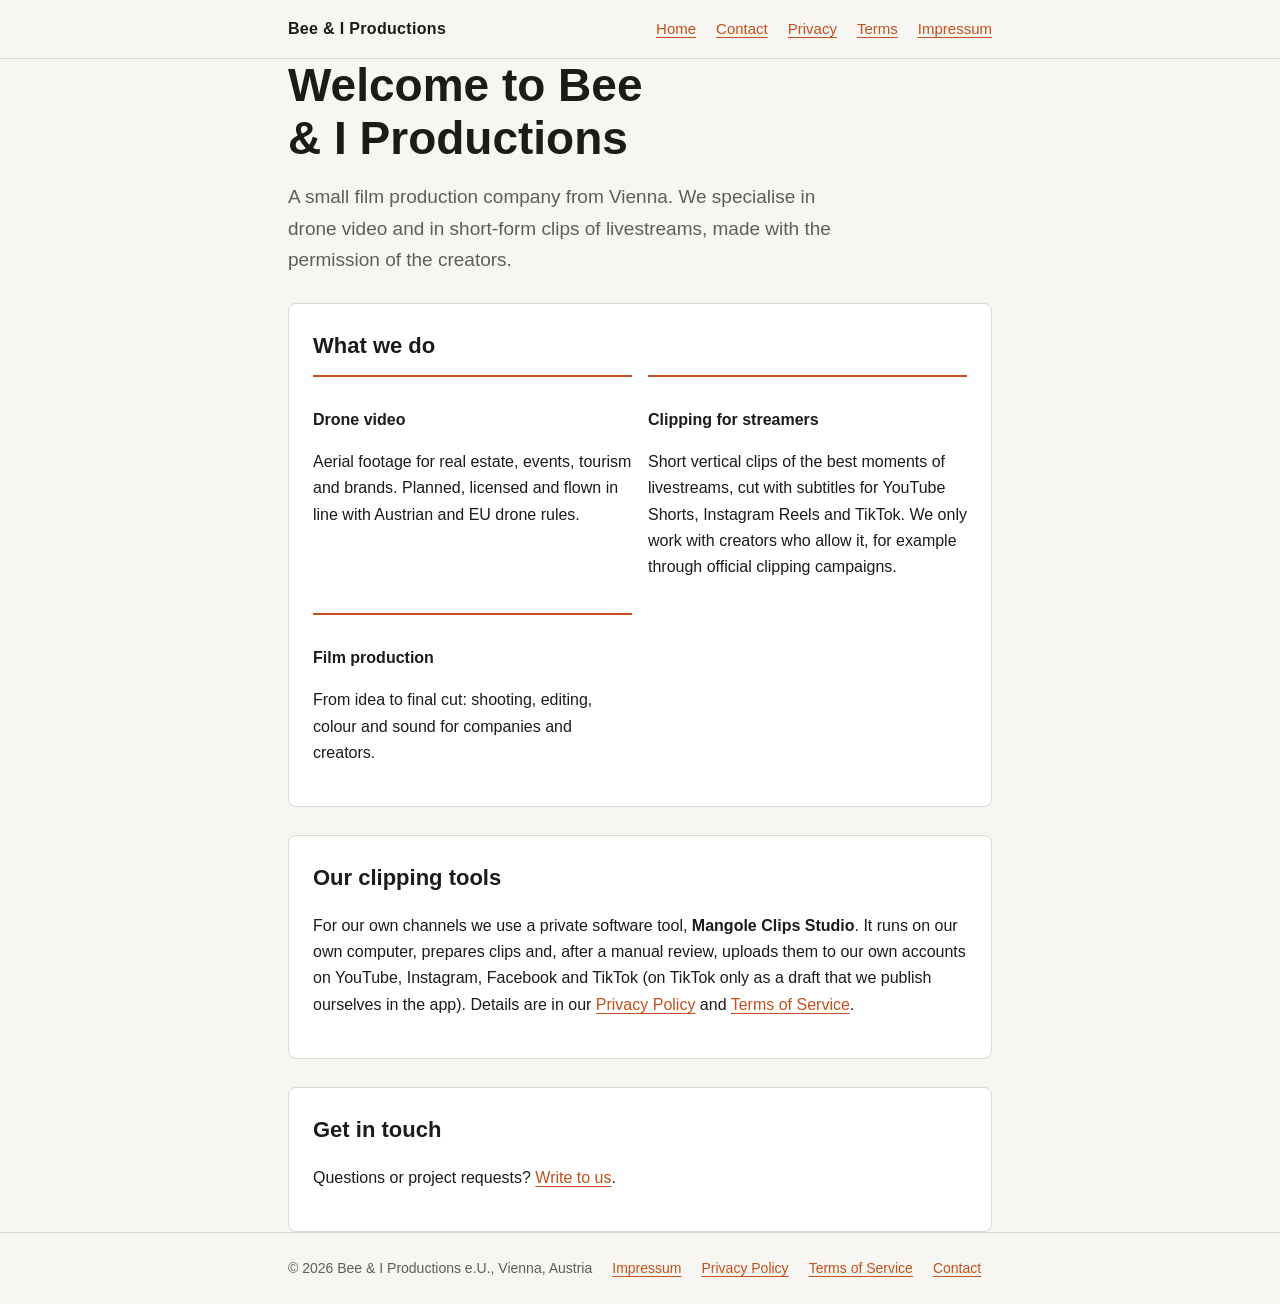
<file: index.html>
<!doctype html>
<html lang="en"><head><meta charset="utf-8"><meta name="viewport" content="width=device-width,initial-scale=1">
<title>Bee & I Productions</title><meta name="description" content="Bee & I Productions: drone video, streamer clipping and film production from Vienna."><link rel="stylesheet" href="/style.css"></head><body>
<header class="top"><div class="wrap"><a class="logo" href="/">Bee &amp; I Productions</a><nav aria-label="Main"><a href="/">Home</a><a href="/contact.html">Contact</a><a href="/privacy.html">Privacy</a><a href="/terms.html">Terms</a><a href="/impressum.html">Impressum</a></nav></div></header>
<main class="wrap">
<div><h1>Welcome to Bee &amp; I Productions</h1><p class="lead">A small film production company from Vienna. We specialise in drone video and in short-form clips of livestreams, made with the permission of the creators.</p></div>
<section><h2>What we do</h2><div class="grid">
<div><h3>Drone video</h3><p>Aerial footage for real estate, events, tourism and brands. Planned, licensed and flown in line with Austrian and EU drone rules.</p></div>
<div><h3>Clipping for streamers</h3><p>Short vertical clips of the best moments of livestreams, cut with subtitles for YouTube Shorts, Instagram Reels and TikTok. We only work with creators who allow it, for example through official clipping campaigns.</p></div>
<div><h3>Film production</h3><p>From idea to final cut: shooting, editing, colour and sound for companies and creators.</p></div></div></section>
<section><h2>Our clipping tools</h2><p>For our own channels we use a private software tool, <strong>Mangole Clips Studio</strong>. It runs on our own computer, prepares clips and, after a manual review, uploads them to our own accounts on YouTube, Instagram, Facebook and TikTok (on TikTok only as a draft that we publish ourselves in the app). Details are in our <a href="/privacy.html">Privacy Policy</a> and <a href="/terms.html">Terms of Service</a>.</p></section>
<section><h2>Get in touch</h2><p>Questions or project requests? <a href="/contact.html">Write to us</a>.</p></section></main>
<footer><div class="wrap"><span>&copy; 2026 Bee &amp; I Productions e.U., Vienna, Austria</span><a href="/impressum.html">Impressum</a><a href="/privacy.html">Privacy Policy</a><a href="/terms.html">Terms of Service</a><a href="/contact.html">Contact</a></div></footer></body></html>
</file>
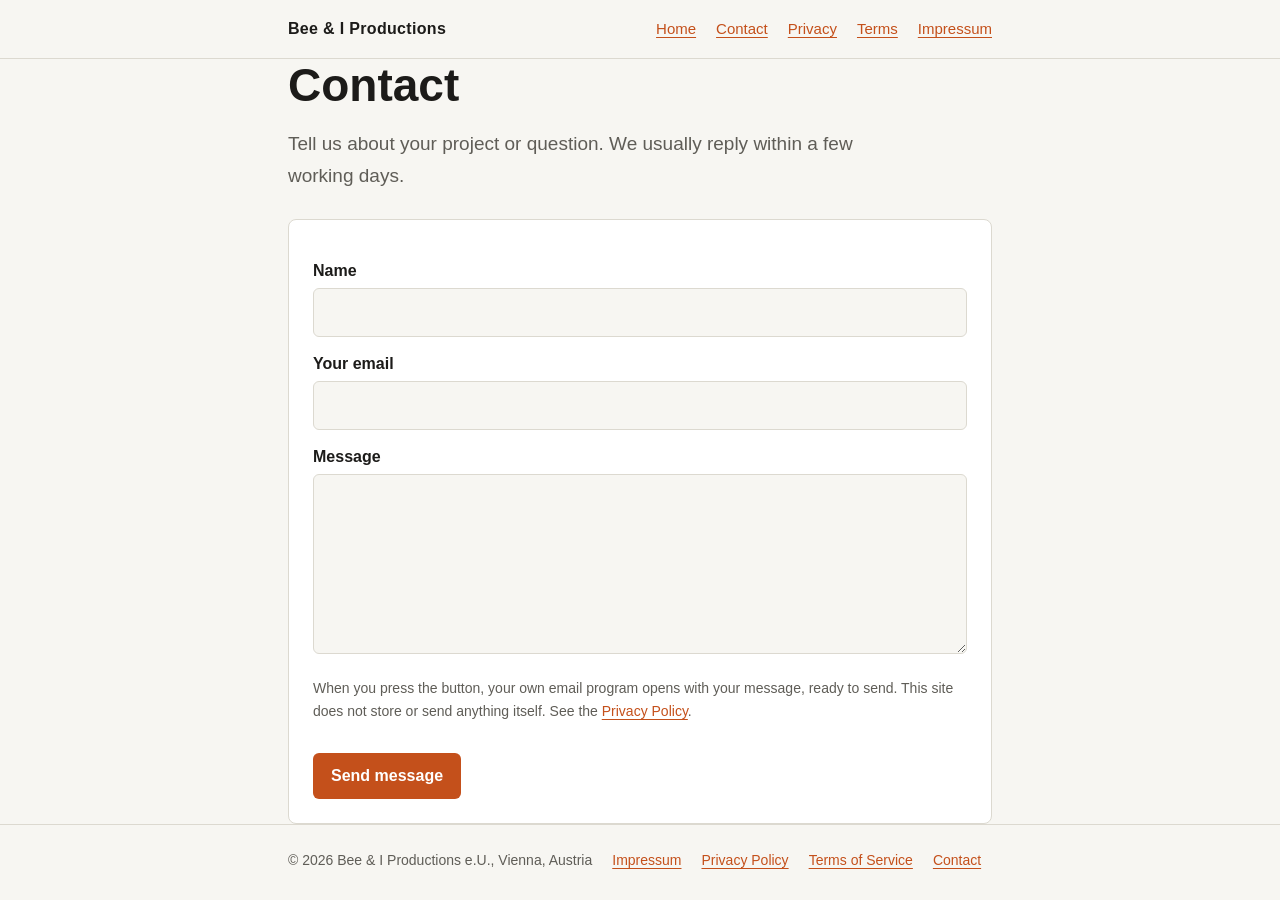
<file: contact.html>
<!doctype html>
<html lang="en"><head><meta charset="utf-8"><meta name="viewport" content="width=device-width,initial-scale=1">
<title>Contact - Bee & I Productions</title><meta name="description" content="Contact Bee & I Productions"><meta name="robots" content="noindex"><link rel="stylesheet" href="/style.css"></head><body>
<header class="top"><div class="wrap"><a class="logo" href="/">Bee &amp; I Productions</a><nav aria-label="Main"><a href="/">Home</a><a href="/contact.html">Contact</a><a href="/privacy.html">Privacy</a><a href="/terms.html">Terms</a><a href="/impressum.html">Impressum</a></nav></div></header>
<main class="wrap">
<div><h1>Contact</h1><p class="lead">Tell us about your project or question. We usually reply within a few working days.</p></div>
<section><form id="f" novalidate><label for="n">Name</label><input id="n" autocomplete="name" required><label for="e">Your email</label><input id="e" type="email" autocomplete="email" required><label for="m">Message</label><textarea id="m" rows="6" required></textarea>
<p class="leise">When you press the button, your own email program opens with your message, ready to send. This site does not store or send anything itself. See the <a href="/privacy.html#contact">Privacy Policy</a>.</p><button type="submit">Send message</button><div id="ok" class="ok" role="status">Your email program should open now. If it did not, write directly to <strong>laurenzstolitzka@gmail.com</strong>.</div></form></section>
<script>document.getElementById('f').addEventListener('submit',function(ev){ev.preventDefault();var n=document.getElementById('n').value.trim(),e=document.getElementById('e').value.trim(),m=document.getElementById('m').value.trim();if(!n||!e||!m){alert('Please fill in all fields.');return}location.href='mailto:laurenzstolitzka@gmail.com?subject='+encodeURIComponent('Message from '+n)+'&body='+encodeURIComponent(m+'\n\n'+n+' ('+e+')');document.getElementById('ok').style.display='block'});</script></main>
<footer><div class="wrap"><span>&copy; 2026 Bee &amp; I Productions e.U., Vienna, Austria</span><a href="/impressum.html">Impressum</a><a href="/privacy.html">Privacy Policy</a><a href="/terms.html">Terms of Service</a><a href="/contact.html">Contact</a></div></footer></body></html>
</file>
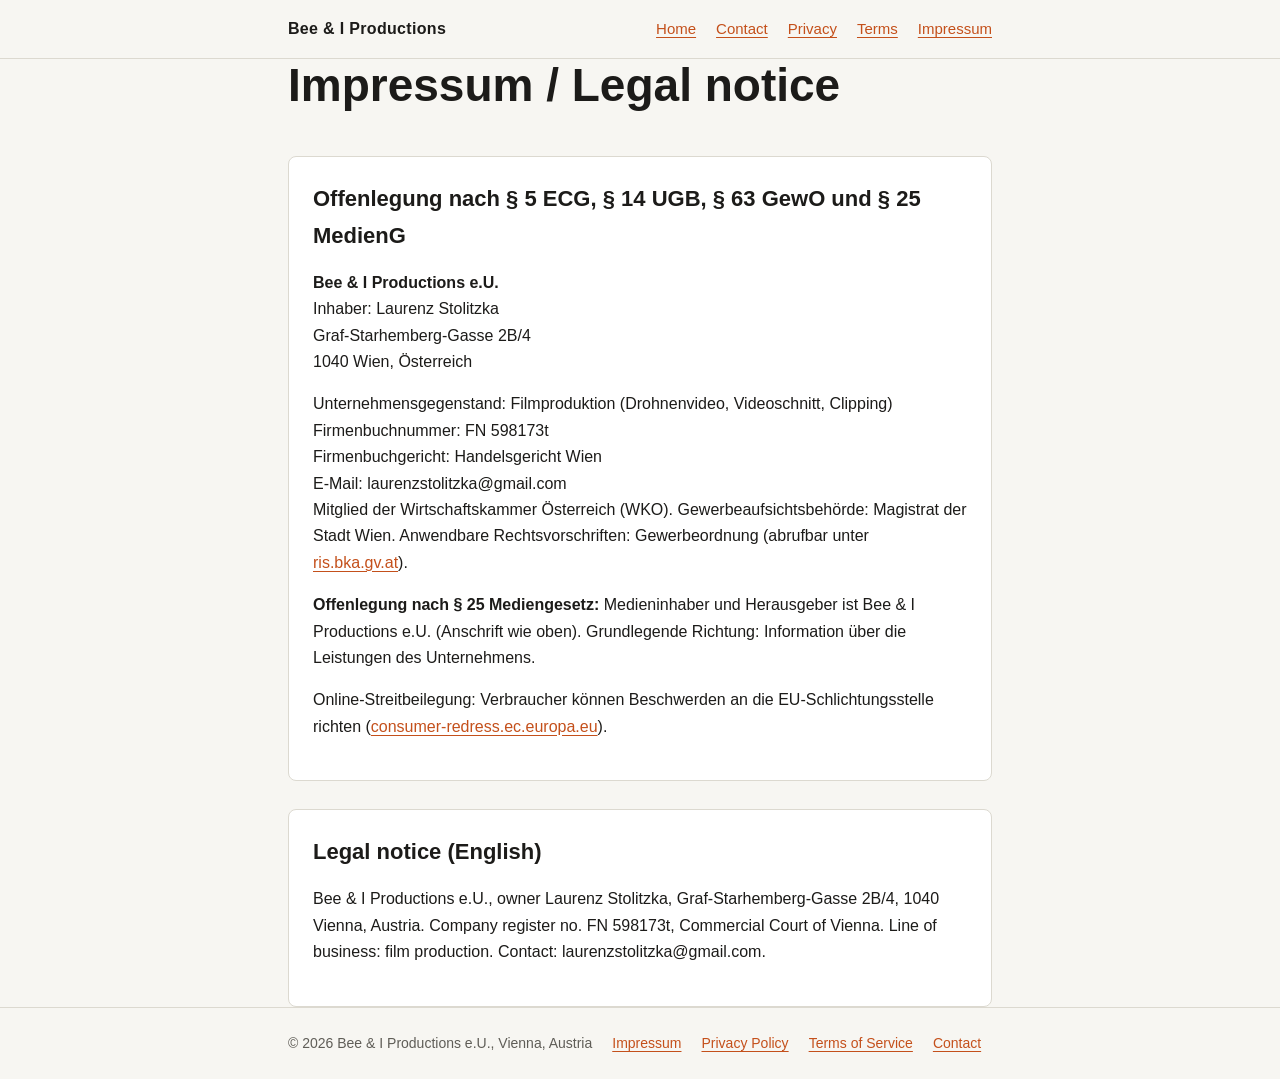
<file: impressum.html>
<!doctype html>
<html lang="en"><head><meta charset="utf-8"><meta name="viewport" content="width=device-width,initial-scale=1">
<title>Impressum - Bee & I Productions</title><meta name="description" content="Impressum"><meta name="robots" content="noindex"><link rel="stylesheet" href="/style.css"></head><body>
<header class="top"><div class="wrap"><a class="logo" href="/">Bee &amp; I Productions</a><nav aria-label="Main"><a href="/">Home</a><a href="/contact.html">Contact</a><a href="/privacy.html">Privacy</a><a href="/terms.html">Terms</a><a href="/impressum.html">Impressum</a></nav></div></header>
<main class="wrap">
<div><h1>Impressum / Legal notice</h1></div>
<section><h2>Offenlegung nach &sect; 5 ECG, &sect; 14 UGB, &sect; 63 GewO und &sect; 25 MedienG</h2>
<p><strong>Bee &amp; I Productions e.U.</strong><br>Inhaber: Laurenz Stolitzka<br>Graf-Starhemberg-Gasse 2B/4<br>1040 Wien, &Ouml;sterreich</p>
<p>Unternehmensgegenstand: Filmproduktion (Drohnenvideo, Videoschnitt, Clipping)<br>Firmenbuchnummer: FN 598173t<br>Firmenbuchgericht: Handelsgericht Wien<br>E-Mail: laurenzstolitzka@gmail.com<br>Mitglied der Wirtschaftskammer &Ouml;sterreich (WKO). Gewerbeaufsichtsbeh&ouml;rde: Magistrat der Stadt Wien. Anwendbare Rechtsvorschriften: Gewerbeordnung (abrufbar unter <a href="https://www.ris.bka.gv.at">ris.bka.gv.at</a>).</p>
<p><strong>Offenlegung nach &sect; 25 Mediengesetz:</strong> Medieninhaber und Herausgeber ist Bee &amp; I Productions e.U. (Anschrift wie oben). Grundlegende Richtung: Information &uuml;ber die Leistungen des Unternehmens.</p>
<p>Online-Streitbeilegung: Verbraucher k&ouml;nnen Beschwerden an die EU-Schlichtungsstelle richten (<a href="https://consumer-redress.ec.europa.eu">consumer-redress.ec.europa.eu</a>).</p></section>
<section><h2>Legal notice (English)</h2><p>Bee &amp; I Productions e.U., owner Laurenz Stolitzka, Graf-Starhemberg-Gasse 2B/4, 1040 Vienna, Austria. Company register no. FN 598173t, Commercial Court of Vienna. Line of business: film production. Contact: laurenzstolitzka@gmail.com.</p></section></main>
<footer><div class="wrap"><span>&copy; 2026 Bee &amp; I Productions e.U., Vienna, Austria</span><a href="/impressum.html">Impressum</a><a href="/privacy.html">Privacy Policy</a><a href="/terms.html">Terms of Service</a><a href="/contact.html">Contact</a></div></footer></body></html>
</file>
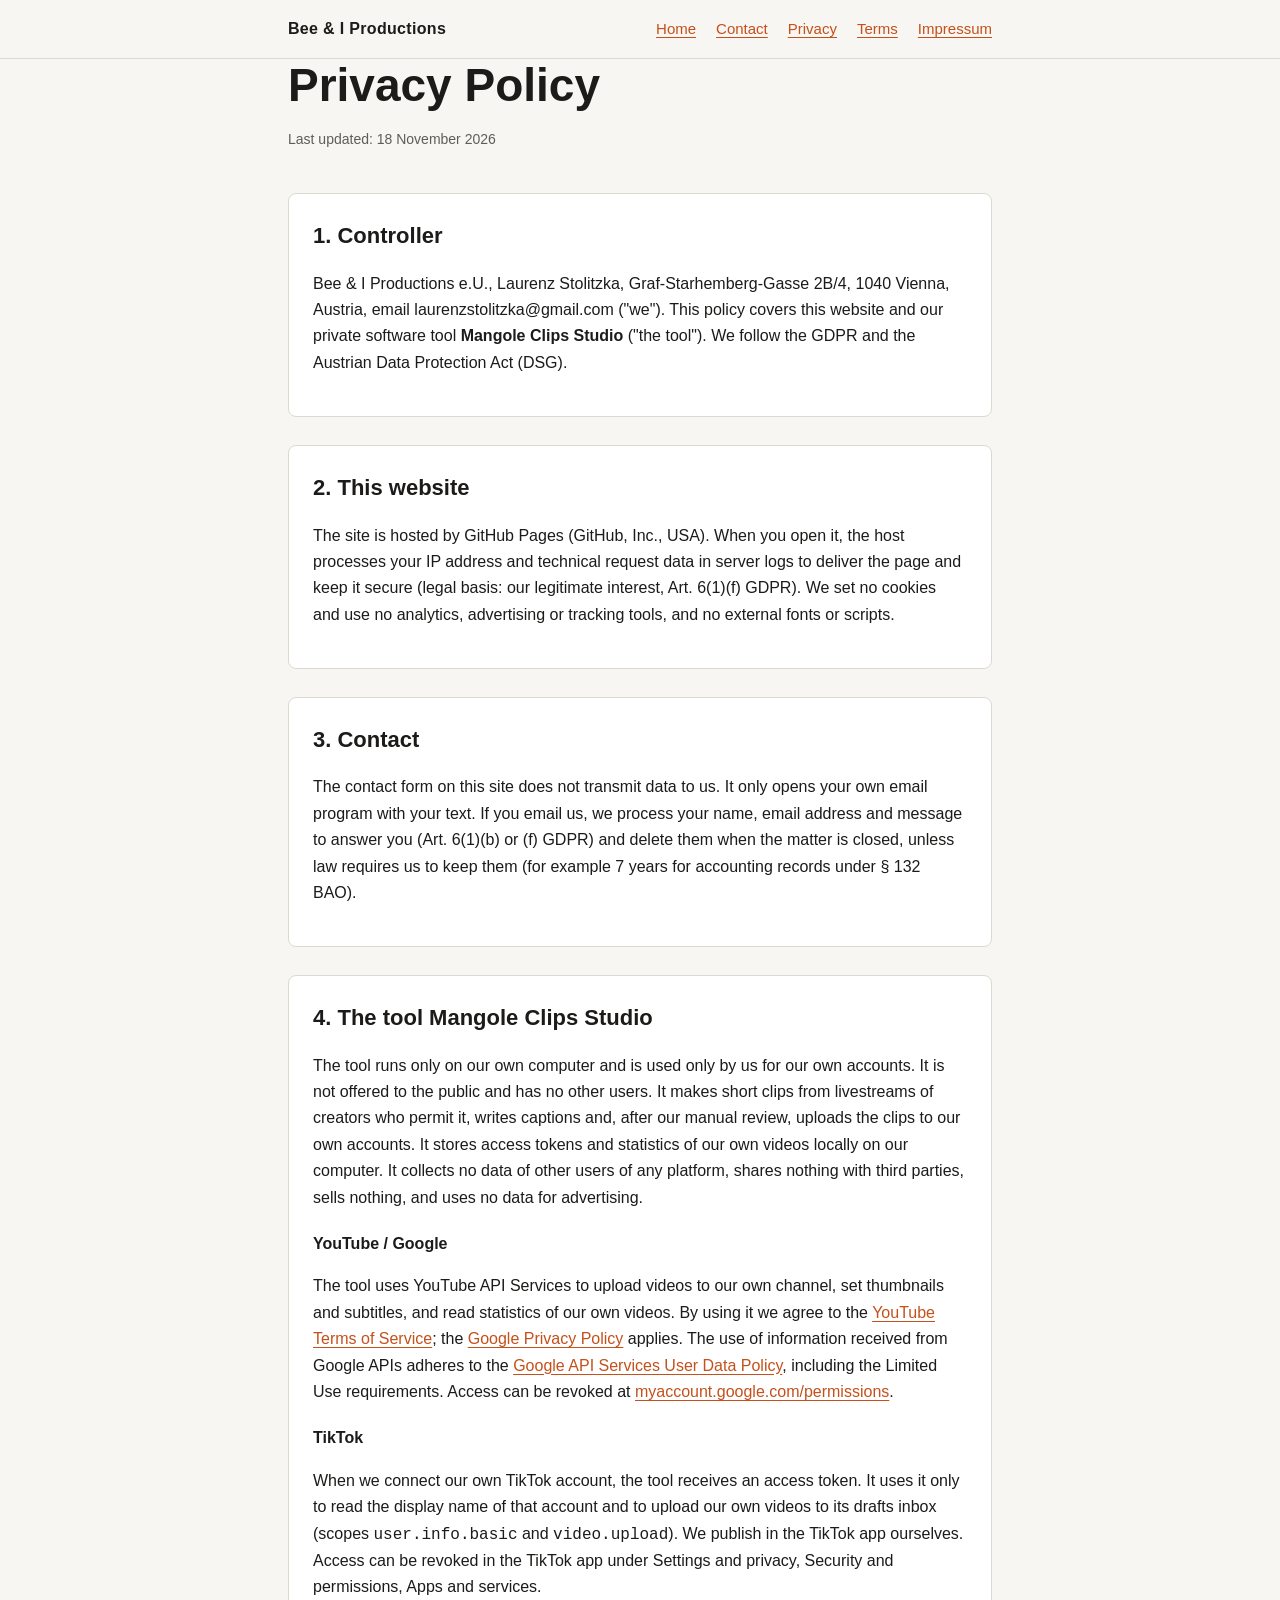
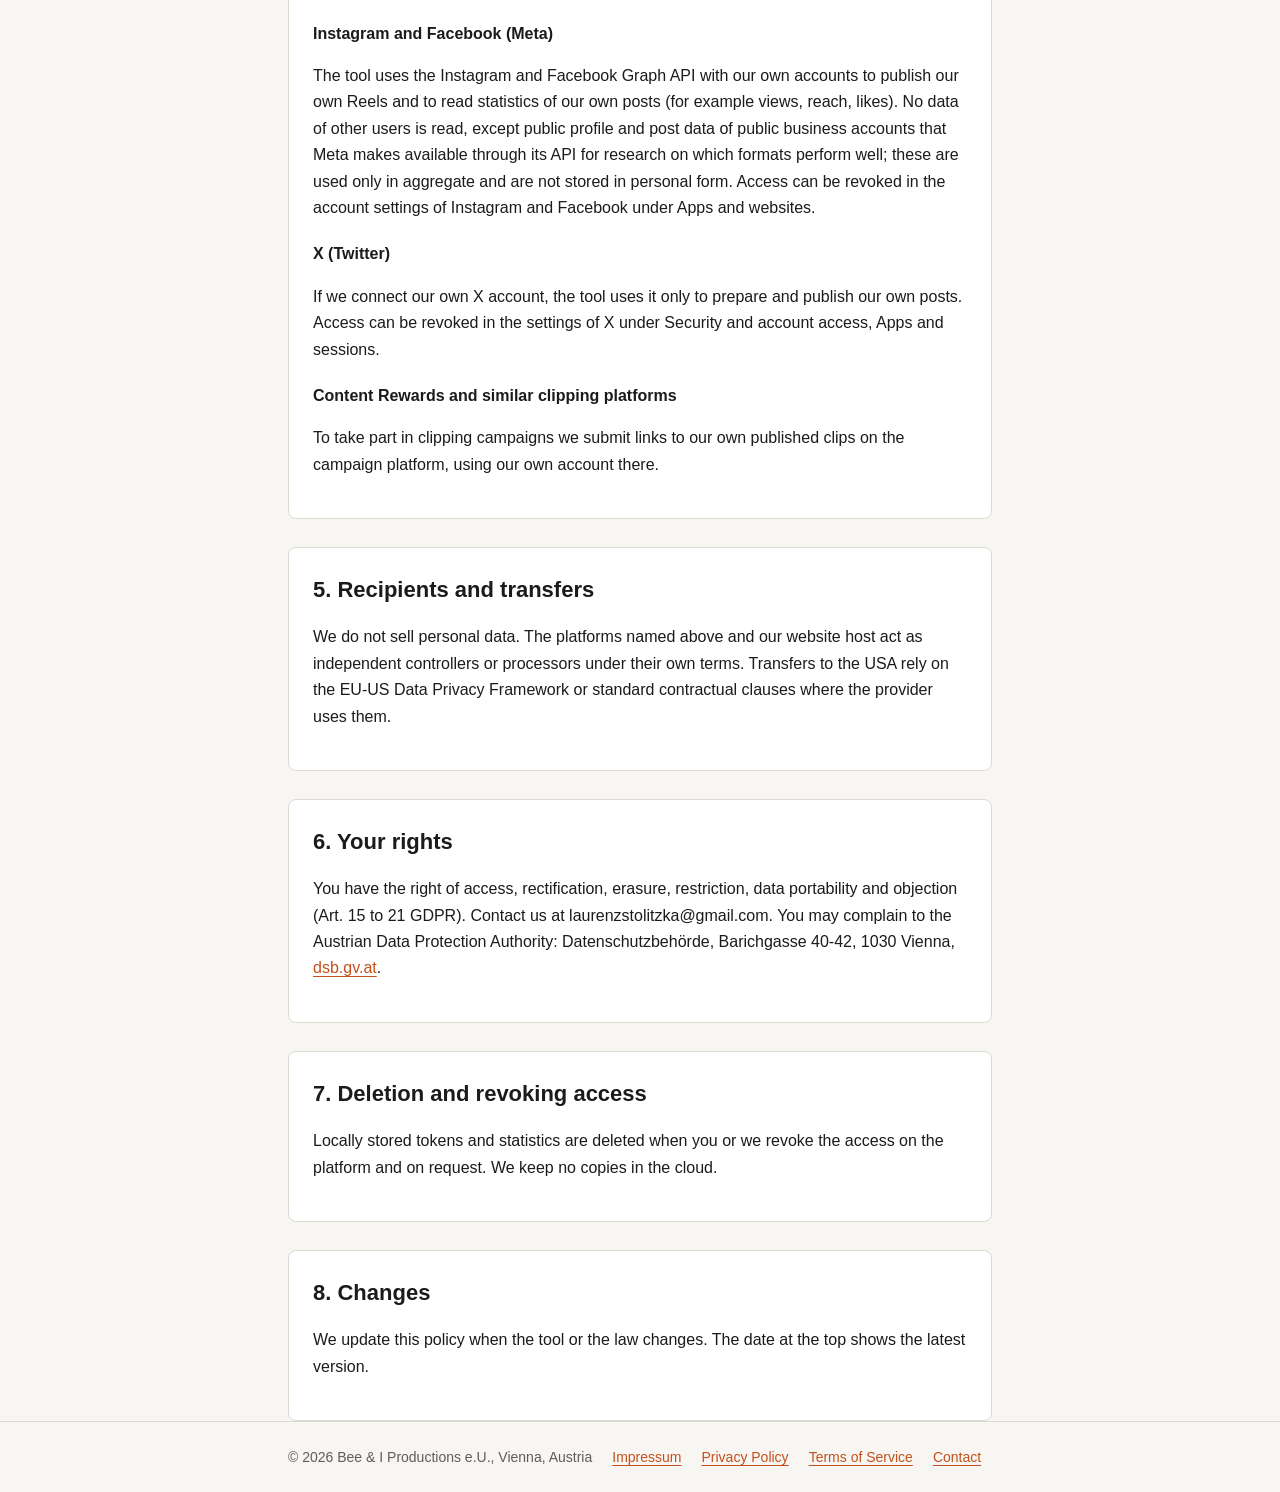
<file: privacy.html>
<!doctype html>
<html lang="en"><head><meta charset="utf-8"><meta name="viewport" content="width=device-width,initial-scale=1">
<title>Privacy Policy - Bee & I Productions</title><meta name="description" content="Privacy Policy"><meta name="robots" content="noindex"><link rel="stylesheet" href="/style.css"></head><body>
<header class="top"><div class="wrap"><a class="logo" href="/">Bee &amp; I Productions</a><nav aria-label="Main"><a href="/">Home</a><a href="/contact.html">Contact</a><a href="/privacy.html">Privacy</a><a href="/terms.html">Terms</a><a href="/impressum.html">Impressum</a></nav></div></header>
<main class="wrap">
<div><h1>Privacy Policy</h1><p class="leise">Last updated: 18 November 2026</p></div>
<section><h2>1. Controller</h2><p>Bee &amp; I Productions e.U., Laurenz Stolitzka, Graf-Starhemberg-Gasse 2B/4, 1040 Vienna, Austria, email laurenzstolitzka@gmail.com ("we"). This policy covers this website and our private software tool <strong>Mangole Clips Studio</strong> ("the tool"). We follow the GDPR and the Austrian Data Protection Act (DSG).</p></section>
<section><h2>2. This website</h2><p>The site is hosted by GitHub Pages (GitHub, Inc., USA). When you open it, the host processes your IP address and technical request data in server logs to deliver the page and keep it secure (legal basis: our legitimate interest, Art. 6(1)(f) GDPR). We set no cookies and use no analytics, advertising or tracking tools, and no external fonts or scripts.</p></section>
<section id="contact"><h2>3. Contact</h2><p>The contact form on this site does not transmit data to us. It only opens your own email program with your text. If you email us, we process your name, email address and message to answer you (Art. 6(1)(b) or (f) GDPR) and delete them when the matter is closed, unless law requires us to keep them (for example 7 years for accounting records under &sect; 132 BAO).</p></section>
<section><h2>4. The tool Mangole Clips Studio</h2><p>The tool runs only on our own computer and is used only by us for our own accounts. It is not offered to the public and has no other users. It makes short clips from livestreams of creators who permit it, writes captions and, after our manual review, uploads the clips to our own accounts. It stores access tokens and statistics of our own videos locally on our computer. It collects no data of other users of any platform, shares nothing with third parties, sells nothing, and uses no data for advertising.</p>
<h3>YouTube / Google</h3><p>The tool uses YouTube API Services to upload videos to our own channel, set thumbnails and subtitles, and read statistics of our own videos. By using it we agree to the <a href="https://www.youtube.com/t/terms">YouTube Terms of Service</a>; the <a href="https://policies.google.com/privacy">Google Privacy Policy</a> applies. The use of information received from Google APIs adheres to the <a href="https://developers.google.com/terms/api-services-user-data-policy">Google API Services User Data Policy</a>, including the Limited Use requirements. Access can be revoked at <a href="https://myaccount.google.com/permissions">myaccount.google.com/permissions</a>.</p>
<h3>TikTok</h3><p>When we connect our own TikTok account, the tool receives an access token. It uses it only to read the display name of that account and to upload our own videos to its drafts inbox (scopes <code>user.info.basic</code> and <code>video.upload</code>). We publish in the TikTok app ourselves. Access can be revoked in the TikTok app under Settings and privacy, Security and permissions, Apps and services.</p>
<h3>Instagram and Facebook (Meta)</h3><p>The tool uses the Instagram and Facebook Graph API with our own accounts to publish our own Reels and to read statistics of our own posts (for example views, reach, likes). No data of other users is read, except public profile and post data of public business accounts that Meta makes available through its API for research on which formats perform well; these are used only in aggregate and are not stored in personal form. Access can be revoked in the account settings of Instagram and Facebook under Apps and websites.</p>
<h3>X (Twitter)</h3><p>If we connect our own X account, the tool uses it only to prepare and publish our own posts. Access can be revoked in the settings of X under Security and account access, Apps and sessions.</p>
<h3>Content Rewards and similar clipping platforms</h3><p>To take part in clipping campaigns we submit links to our own published clips on the campaign platform, using our own account there.</p></section>
<section><h2>5. Recipients and transfers</h2><p>We do not sell personal data. The platforms named above and our website host act as independent controllers or processors under their own terms. Transfers to the USA rely on the EU-US Data Privacy Framework or standard contractual clauses where the provider uses them.</p></section>
<section><h2>6. Your rights</h2><p>You have the right of access, rectification, erasure, restriction, data portability and objection (Art. 15 to 21 GDPR). Contact us at laurenzstolitzka@gmail.com. You may complain to the Austrian Data Protection Authority: Datenschutzbeh&ouml;rde, Barichgasse 40-42, 1030 Vienna, <a href="https://www.dsb.gv.at">dsb.gv.at</a>.</p></section>
<section><h2>7. Deletion and revoking access</h2><p>Locally stored tokens and statistics are deleted when you or we revoke the access on the platform and on request. We keep no copies in the cloud.</p></section>
<section><h2>8. Changes</h2><p>We update this policy when the tool or the law changes. The date at the top shows the latest version.</p></section></main>
<footer><div class="wrap"><span>&copy; 2026 Bee &amp; I Productions e.U., Vienna, Austria</span><a href="/impressum.html">Impressum</a><a href="/privacy.html">Privacy Policy</a><a href="/terms.html">Terms of Service</a><a href="/contact.html">Contact</a></div></footer></body></html>
</file>
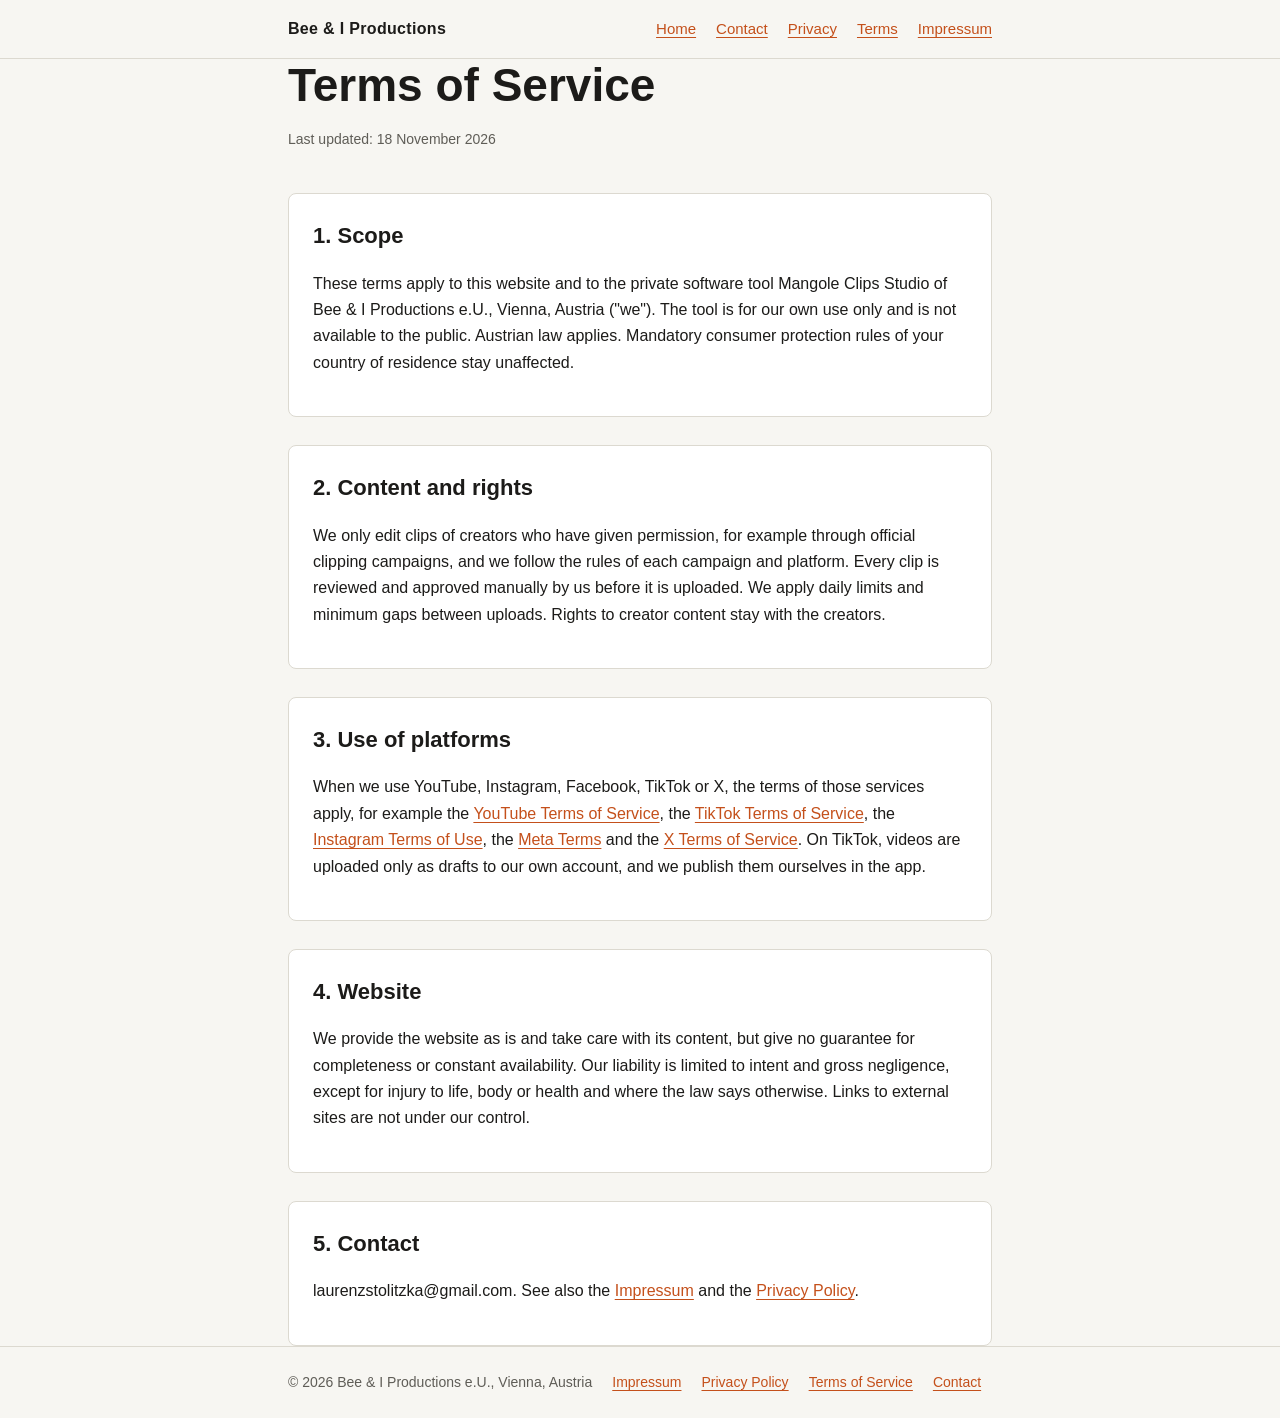
<file: terms.html>
<!doctype html>
<html lang="en"><head><meta charset="utf-8"><meta name="viewport" content="width=device-width,initial-scale=1">
<title>Terms of Service - Bee & I Productions</title><meta name="description" content="Terms of Service"><meta name="robots" content="noindex"><link rel="stylesheet" href="/style.css"></head><body>
<header class="top"><div class="wrap"><a class="logo" href="/">Bee &amp; I Productions</a><nav aria-label="Main"><a href="/">Home</a><a href="/contact.html">Contact</a><a href="/privacy.html">Privacy</a><a href="/terms.html">Terms</a><a href="/impressum.html">Impressum</a></nav></div></header>
<main class="wrap">
<div><h1>Terms of Service</h1><p class="leise">Last updated: 18 November 2026</p></div>
<section><h2>1. Scope</h2><p>These terms apply to this website and to the private software tool Mangole Clips Studio of Bee &amp; I Productions e.U., Vienna, Austria ("we"). The tool is for our own use only and is not available to the public. Austrian law applies. Mandatory consumer protection rules of your country of residence stay unaffected.</p></section>
<section><h2>2. Content and rights</h2><p>We only edit clips of creators who have given permission, for example through official clipping campaigns, and we follow the rules of each campaign and platform. Every clip is reviewed and approved manually by us before it is uploaded. We apply daily limits and minimum gaps between uploads. Rights to creator content stay with the creators.</p></section>
<section><h2>3. Use of platforms</h2><p>When we use YouTube, Instagram, Facebook, TikTok or X, the terms of those services apply, for example the <a href="https://www.youtube.com/t/terms">YouTube Terms of Service</a>, the <a href="https://www.tiktok.com/legal/page/global/terms-of-service/en">TikTok Terms of Service</a>, the <a href="https://help.instagram.com/581066165581870">Instagram Terms of Use</a>, the <a href="https://www.facebook.com/terms">Meta Terms</a> and the <a href="https://x.com/en/tos">X Terms of Service</a>. On TikTok, videos are uploaded only as drafts to our own account, and we publish them ourselves in the app.</p></section>
<section><h2>4. Website</h2><p>We provide the website as is and take care with its content, but give no guarantee for completeness or constant availability. Our liability is limited to intent and gross negligence, except for injury to life, body or health and where the law says otherwise. Links to external sites are not under our control.</p></section>
<section><h2>5. Contact</h2><p>laurenzstolitzka@gmail.com. See also the <a href="/impressum.html">Impressum</a> and the <a href="/privacy.html">Privacy Policy</a>.</p></section></main>
<footer><div class="wrap"><span>&copy; 2026 Bee &amp; I Productions e.U., Vienna, Austria</span><a href="/impressum.html">Impressum</a><a href="/privacy.html">Privacy Policy</a><a href="/terms.html">Terms of Service</a><a href="/contact.html">Contact</a></div></footer></body></html>
</file>
<file: style.css>
:root{--bg:#f7f6f2;--fg:#1c1b19;--muted:#5f5d57;--line:#dcd9d0;--accent:#c4501b;--card:#fff}
@media (prefers-color-scheme:dark){:root{--bg:#161513;--fg:#efede6;--muted:#a8a59b;--line:#2d2b27;--accent:#ee8a55;--card:#1f1d1a}}
*{box-sizing:border-box}body{margin:0;background:var(--bg);color:var(--fg);font:16px/1.65 -apple-system,BlinkMacSystemFont,"Segoe UI",Helvetica,Arial,sans-serif}
a{color:var(--accent);text-underline-offset:3px}a:focus-visible,button:focus-visible,input:focus-visible,textarea:focus-visible{outline:2px solid var(--accent);outline-offset:2px}
.wrap{max-width:46rem;margin:0 auto;padding:0 max(16px,env(safe-area-inset-left))}
header.top{border-bottom:1px solid var(--line)}header.top .wrap{display:flex;flex-wrap:wrap;gap:8px 24px;align-items:center;justify-content:space-between;padding-block:16px}
.logo{font-weight:700;letter-spacing:.02em;text-decoration:none;color:var(--fg)}nav{display:flex;flex-wrap:wrap;gap:6px 20px;font-size:15px}
h1{font-size:clamp(30px,6vw,46px);line-height:1.15;margin:0 0 16px;text-wrap:balance}h2{font-size:22px;margin:0 0 10px}h3{font-size:16px;margin:20px 0 4px}
main{padding-block:48px 64px;display:grid;gap:28px}section{background:var(--card);border:1px solid var(--line);border-radius:8px;padding:24px}
.lead{font-size:19px;color:var(--muted);max-width:36rem;margin:0}.grid{display:grid;grid-template-columns:repeat(auto-fit,minmax(15rem,1fr));gap:16px}
.grid>div{border-top:2px solid var(--accent);padding-top:10px}.leise{color:var(--muted);font-size:14px}
label{display:block;font-weight:600;margin:14px 0 4px}input,textarea{width:100%;font:inherit;color:var(--fg);background:var(--bg);border:1px solid var(--line);border-radius:6px;padding:10px}
button{font:inherit;font-weight:600;background:var(--accent);color:#fff;border:0;border-radius:6px;padding:10px 18px;margin-top:16px;cursor:pointer}
.ok{display:none;margin-top:14px;padding:12px;border:1px solid var(--accent);border-radius:6px}footer{border-top:1px solid var(--line);padding-block:24px;font-size:14px;color:var(--muted)}footer .wrap{display:flex;flex-wrap:wrap;gap:8px 20px}
ul{padding-left:20px}li{margin-bottom:6px}
</file>
